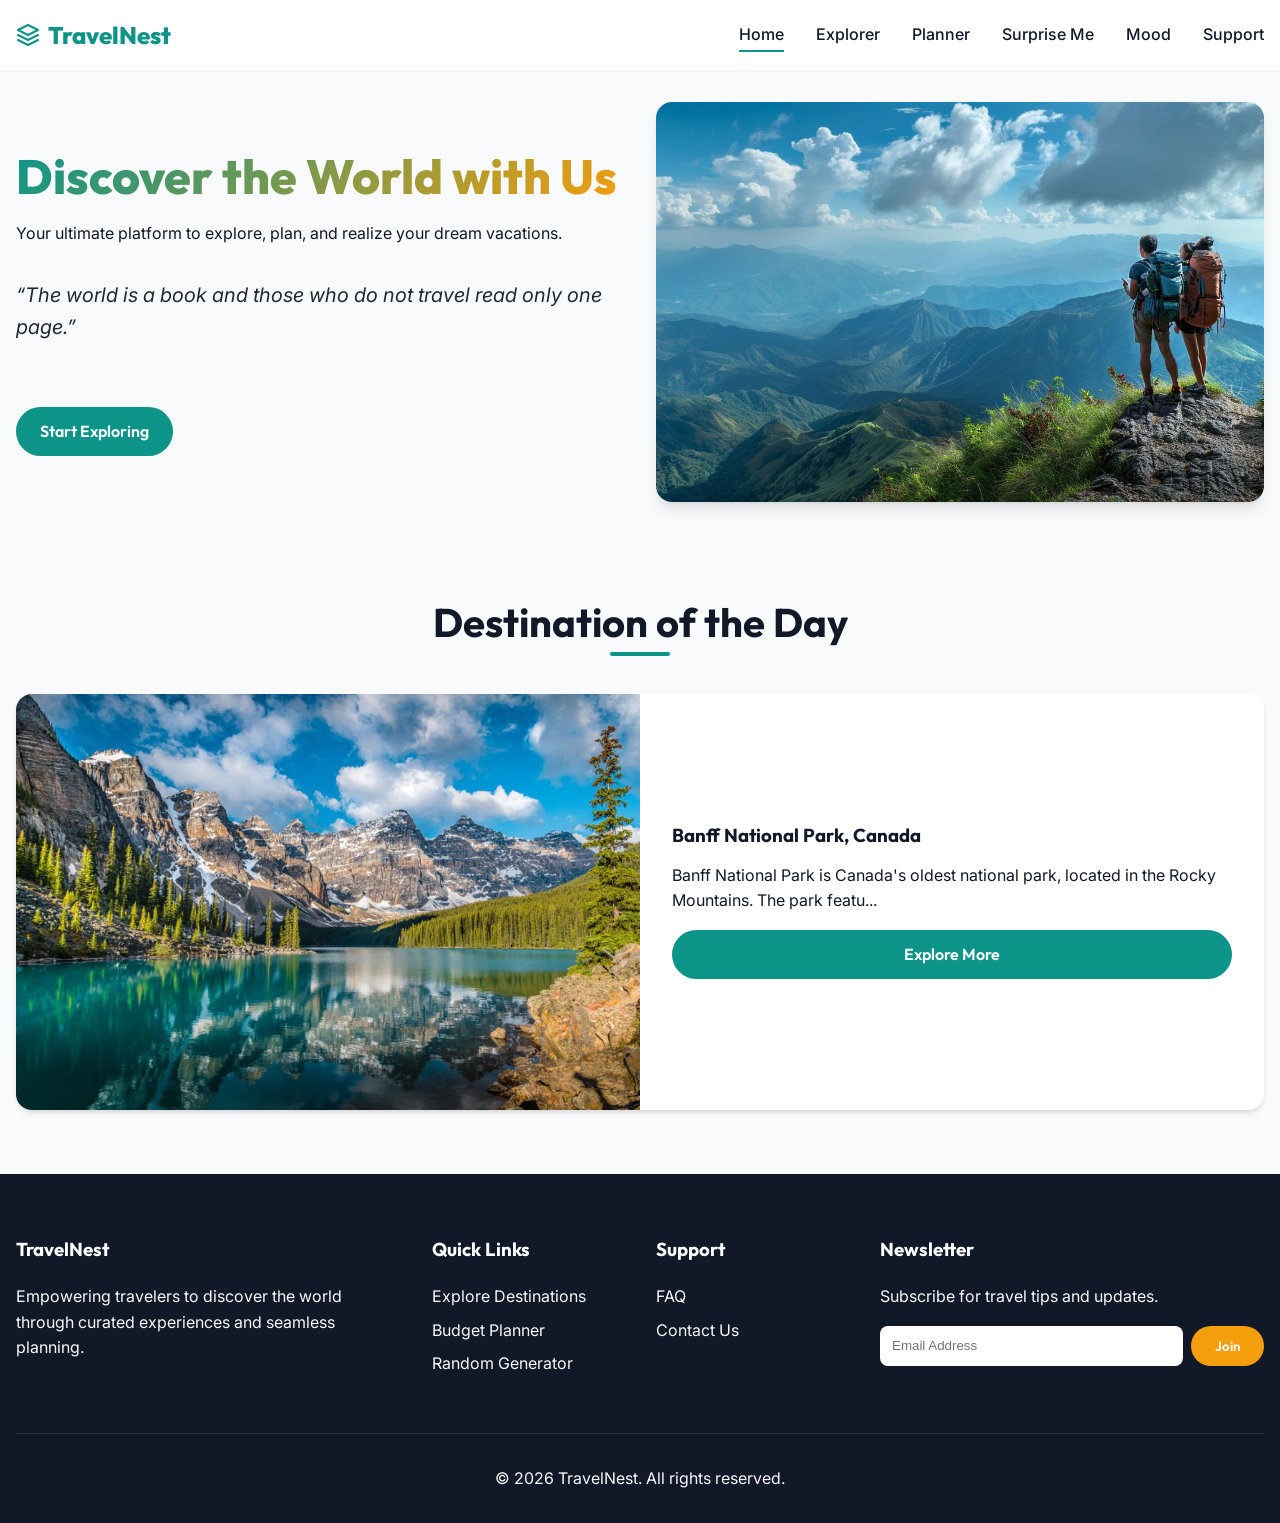
<file: index.html>
<!DOCTYPE html>
<html lang="en">
<head>
  <meta charset="UTF-8">
  <meta name="viewport" content="width=device-width, initial-scale=1.0">
  <title>TravelNest | Home</title>
  <meta name="description" content="Discover your next adventure with TravelNest. Explore destinations, plan trips, and manage travel ideas.">
  <link rel="stylesheet" href="assets/css/styles.css">
  <link rel="manifest" href="manifest.json">
</head>
<body>
  <!-- Navbar -->
  <nav class="navbar">
    <div class="nav-container">
      <a href="index.html" class="logo">
        <svg width="24" height="24" viewBox="0 0 24 24" fill="none" stroke="currentColor" stroke-width="2" stroke-linecap="round" stroke-linejoin="round"><path d="M12 2L2 7l10 5 10-5-10-5zM2 17l10 5 10-5M2 12l10 5 10-5"/></svg>
        TravelNest
      </a>
      <div class="nav-links">
        <a href="index.html" class="active">Home</a>
        <a href="explorer.html">Explorer</a>
        <a href="planner.html">Planner</a>
        <a href="generator.html">Surprise Me</a>
        <a href="mood.html">Mood</a>
        <a href="feedback.html">Support</a>
      </div>
      <div class="hamburger">
        <span></span>
        <span></span>
        <span></span>
      </div>
    </div>
  </nav>

  <!-- Mobile Menu -->
  <div class="mobile-menu">
    <a href="index.html">Home</a>
    <a href="explorer.html">Explorer</a>
    <a href="planner.html">Planner</a>
    <a href="generator.html">Surprise Me</a>
    <a href="mood.html">Mood</a>
    <a href="feedback.html">Support</a>
  </div>
  <div class="header-spacer"></div>

  <!-- Main Content -->
  <main>
    <section class="hero reveal active">
      <div class="hero-content">
        <h1 class="hero-title">Discover the World with Us</h1>
        <p>Your ultimate platform to explore, plan, and realize your dream vacations.</p>
        <div id="quote-container" class="hero-quote-container"></div>
        <a href="explorer.html" class="btn btn-primary" style="margin-top:1rem;">Start Exploring</a>
      </div>
      <div class="hero-image">
        <img src="assets/Image/Travel.jpg" alt="Beautiful landscape">
      </div>
    </section>

    <section class="section reveal">
      <h2 class="section-title">Destination of the Day</h2>
      <div id="dod-container" class="dod-card">
        <!-- Injected via JS -->
      </div>
    </section>
  </main>

  <!-- Footer -->
  <footer>
    <div class="footer-content">
      <div class="footer-col">
        <h3>TravelNest</h3>
        <p>Empowering travelers to discover the world through curated experiences and seamless planning.</p>
      </div>
      <div class="footer-col">
        <h3>Quick Links</h3>
        <ul class="footer-links">
          <li><a href="explorer.html">Explore Destinations</a></li>
          <li><a href="planner.html">Budget Planner</a></li>
          <li><a href="generator.html">Random Generator</a></li>
        </ul>
      </div>
      <div class="footer-col">
        <h3>Support</h3>
        <ul class="footer-links">
          <li><a href="feedback.html">FAQ</a></li>
          <li><a href="feedback.html#contact">Contact Us</a></li>
        </ul>
      </div>
      <div class="footer-col">
        <h3>Newsletter</h3>
        <p>Subscribe for travel tips and updates.</p>
        <form class="newsletter-form">
          <input type="email" placeholder="Email Address" required>
          <button type="submit" class="btn btn-secondary">Join</button>
        </form>
      </div>
    </div>
    <div class="footer-bottom">
      <p>&copy; 2026 TravelNest. All rights reserved.</p>
    </div>
  </footer>

  <script src="assets/js/script.js"></script>
</body>
</html>
</file>
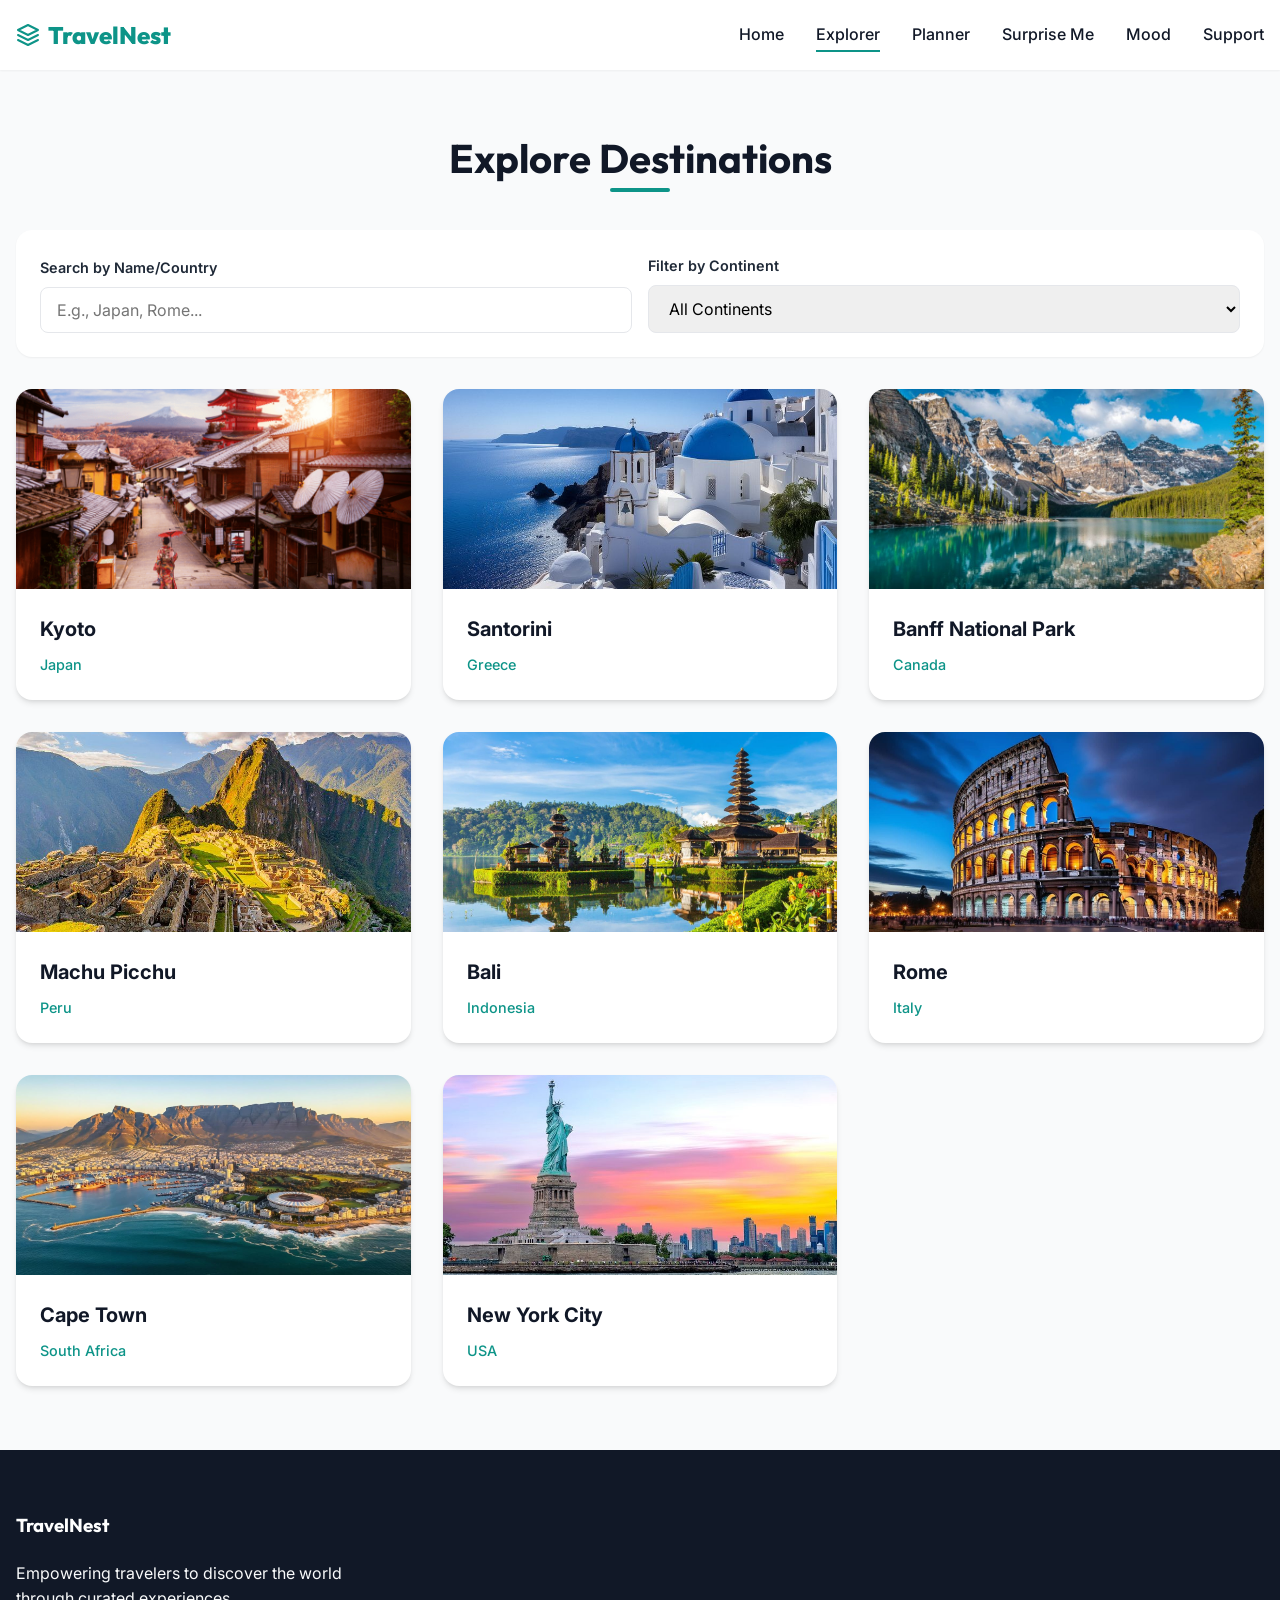
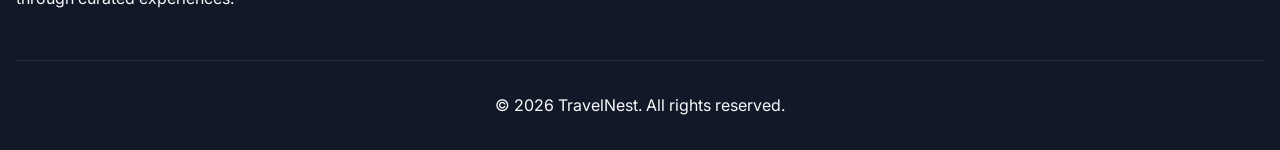
<file: explorer.html>
<!DOCTYPE html>
<html lang="en">
<head>
  <meta charset="UTF-8">
  <meta name="viewport" content="width=device-width, initial-scale=1.0">
  <title>TravelNest | Explorer</title>
  <meta name="description" content="Explore beautiful destinations, search and filter to find your perfect travel spot.">
  <link rel="stylesheet" href="assets/css/styles.css">
  <link rel="manifest" href="manifest.json">
</head>
<body>
  <!-- Navbar -->
  <nav class="navbar">
    <div class="nav-container">
      <a href="index.html" class="logo">
        <svg width="24" height="24" viewBox="0 0 24 24" fill="none" stroke="currentColor" stroke-width="2" stroke-linecap="round" stroke-linejoin="round"><path d="M12 2L2 7l10 5 10-5-10-5zM2 17l10 5 10-5M2 12l10 5 10-5"/></svg>
        TravelNest
      </a>
      <div class="nav-links">
        <a href="index.html">Home</a>
        <a href="explorer.html" class="active">Explorer</a>
        <a href="planner.html">Planner</a>
        <a href="generator.html">Surprise Me</a>
        <a href="mood.html">Mood</a>
        <a href="feedback.html">Support</a>
      </div>
      <div class="hamburger">
        <span></span>
        <span></span>
        <span></span>
      </div>
    </div>
  </nav>

  <div class="mobile-menu">
    <a href="index.html">Home</a>
    <a href="explorer.html">Explorer</a>
    <a href="planner.html">Planner</a>
    <a href="generator.html">Surprise Me</a>
    <a href="mood.html">Mood</a>
    <a href="feedback.html">Support</a>
  </div>
  <div class="header-spacer"></div>

  <main>
    <section class="section reveal active">
      <h1 class="section-title">Explore Destinations</h1>
      
      <div class="filters-bar">
        <div class="input-group">
          <label for="search-dest">Search by Name/Country</label>
          <input type="text" id="search-dest" class="input-field" placeholder="E.g., Japan, Rome...">
        </div>
        <div class="input-group">
          <label for="filter-continent">Filter by Continent</label>
          <select id="filter-continent" class="input-field">
            <option value="all">All Continents</option>
            <option value="Asia">Asia</option>
            <option value="Europe">Europe</option>
            <option value="North America">North America</option>
            <option value="South America">South America</option>
            <option value="Africa">Africa</option>
          </select>
        </div>
      </div>

      <div class="grid" id="explorer-grid">
        <!-- Rendered via JS -->
      </div>
    </section>

    <!-- Modal -->
    <div class="modal-overlay" id="dest-modal">
      <div class="modal-content">
        <div class="modal-close" id="modal-close">&times;</div>
        <div id="modal-content-body">
          <!-- Injected via JS -->
        </div>
      </div>
    </div>
  </main>

  <footer>
    <div class="footer-content">
      <div class="footer-col">
        <h3>TravelNest</h3>
        <p>Empowering travelers to discover the world through curated experiences.</p>
      </div>
    </div>
    <div class="footer-bottom">
      <p>&copy; 2026 TravelNest. All rights reserved.</p>
    </div>
  </footer>

  <script src="assets/js/script.js"></script>
</body>
</html>
</file>
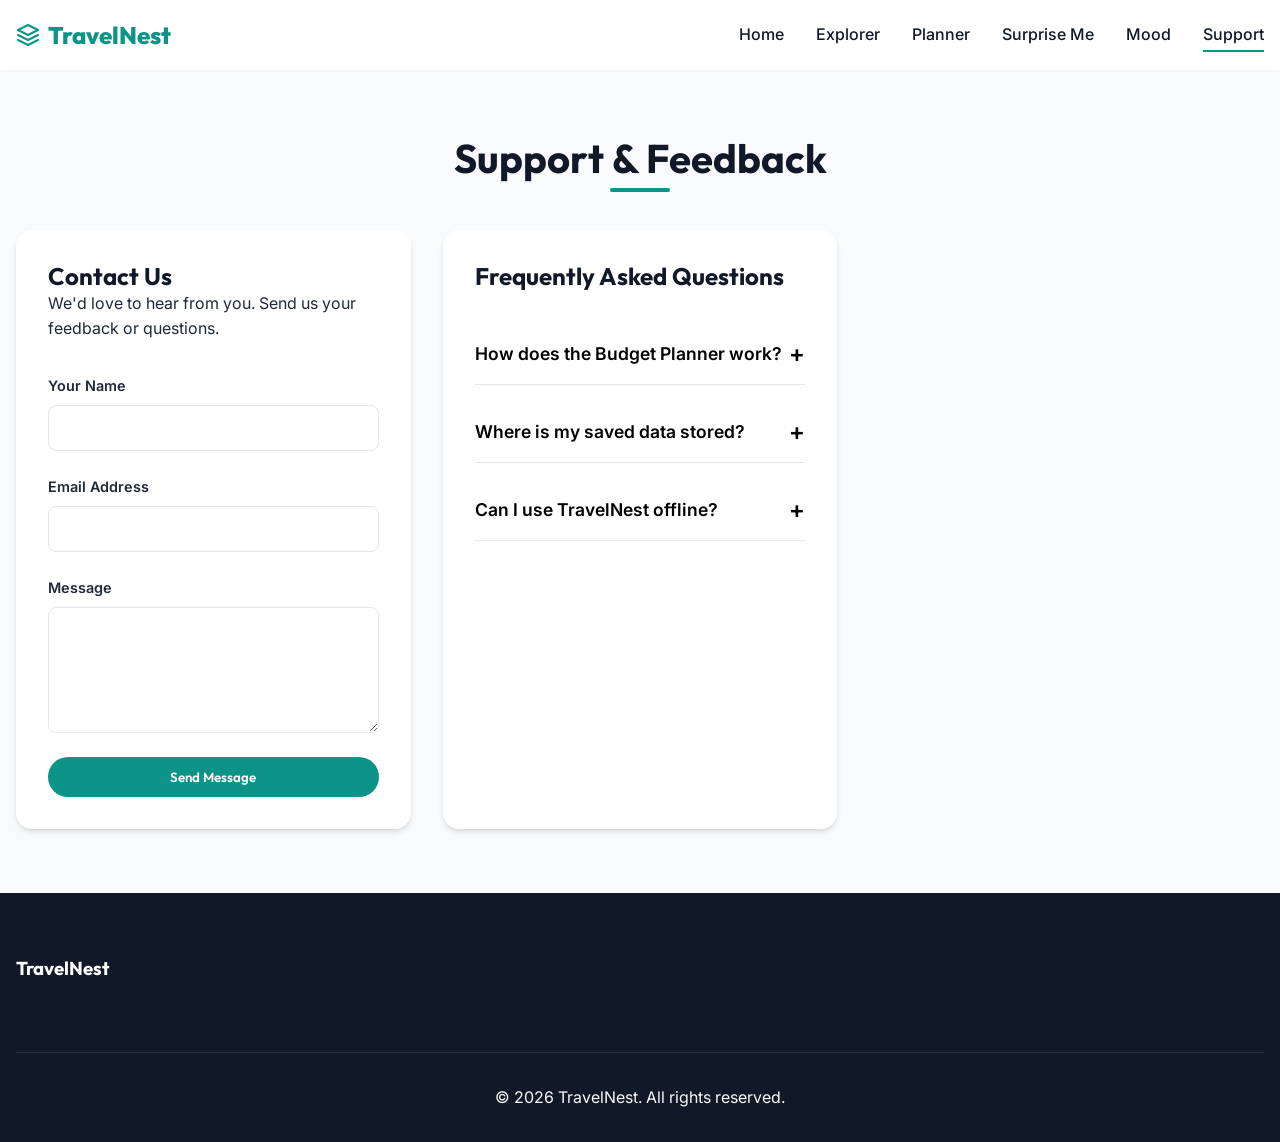
<file: feedback.html>
<!DOCTYPE html>
<html lang="en">
<head>
  <meta charset="UTF-8">
  <meta name="viewport" content="width=device-width, initial-scale=1.0">
  <title>TravelNest | Feedback & Support</title>
  <meta name="description" content="Contact TravelNest support or browse our FAQs.">
  <link rel="stylesheet" href="assets/css/styles.css">
  <link rel="manifest" href="manifest.json">
</head>
<body>
  <!-- Navbar -->
  <nav class="navbar">
    <div class="nav-container">
      <a href="index.html" class="logo">
        <svg width="24" height="24" viewBox="0 0 24 24" fill="none" stroke="currentColor" stroke-width="2" stroke-linecap="round" stroke-linejoin="round"><path d="M12 2L2 7l10 5 10-5-10-5zM2 17l10 5 10-5M2 12l10 5 10-5"/></svg>
        TravelNest
      </a>
      <div class="nav-links">
        <a href="index.html">Home</a>
        <a href="explorer.html">Explorer</a>
        <a href="planner.html">Planner</a>
        <a href="generator.html">Surprise Me</a>
        <a href="mood.html">Mood</a>
        <a href="feedback.html" class="active">Support</a>
      </div>
      <div class="hamburger">
        <span></span>
        <span></span>
        <span></span>
      </div>
    </div>
  </nav>

  <div class="mobile-menu">
    <a href="index.html">Home</a>
    <a href="explorer.html">Explorer</a>
    <a href="planner.html">Planner</a>
    <a href="generator.html">Surprise Me</a>
    <a href="mood.html">Mood</a>
    <a href="feedback.html">Support</a>
  </div>
  <div class="header-spacer"></div>

  <main>
    <section class="section reveal active">
      <h1 class="section-title">Support & Feedback</h1>
      
      <div class="grid">
        <div class="glass-panel" style="margin:0; max-width:100%;" id="contact">
          <h2>Contact Us</h2>
          <p style="margin-bottom: 2rem; color:var(--dark-light);">We'd love to hear from you. Send us your feedback or questions.</p>
          
          <div id="success-msg" style="display:none; background:var(--success); color:white; padding:1rem; border-radius:0.5rem; margin-bottom:1.5rem;">
            Message sent successfully!
          </div>

          <form id="feedback-form" style="display:flex; flex-direction:column; gap:1.5rem;">
            <div class="input-group">
              <label for="fb-name">Your Name</label>
              <input type="text" id="fb-name" class="input-field" required>
            </div>
            
            <div class="input-group">
              <label for="fb-email">Email Address</label>
              <input type="email" id="fb-email" class="input-field" required>
            </div>
            
            <div class="input-group">
              <label for="fb-msg">Message</label>
              <textarea id="fb-msg" class="input-field" rows="5" required></textarea>
            </div>
            
            <button type="submit" class="btn btn-primary">Send Message</button>
          </form>
        </div>

        <div class="glass-panel" style="margin:0; max-width:100%;">
          <h2>Frequently Asked Questions</h2>
          <div style="margin-top:2rem;">
            <div class="faq-item">
              <button class="faq-question">How does the Budget Planner work? <span style="font-size:1.5rem;">+</span></button>
              <div class="faq-answer">
                <p>The Budget Planner calculates the estimated daily cost for accommodation, food, and activities based on your selected destination and number of days. It then compares it with your budget to give you a personalized analysis.</p>
              </div>
            </div>
            
            <div class="faq-item">
              <button class="faq-question">Where is my saved data stored? <span style="font-size:1.5rem;">+</span></button>
              <div class="faq-answer">
                <p>All your wishlists, saved trips, and preferences are stored securely in your browser's Local Storage. We do not store your data on external servers, ensuring complete privacy.</p>
              </div>
            </div>
            
            <div class="faq-item">
              <button class="faq-question">Can I use TravelNest offline? <span style="font-size:1.5rem;">+</span></button>
              <div class="faq-answer">
                <p>Yes! TravelNest is built as a Progressive Web App (PWA). Once you've visited the site, you can install it on your device and access many features offline.</p>
              </div>
            </div>
          </div>
        </div>
      </div>
    </section>
  </main>

  <footer>
    <div class="footer-content">
      <div class="footer-col">
        <h3>TravelNest</h3>
      </div>
    </div>
    <div class="footer-bottom">
      <p>&copy; 2026 TravelNest. All rights reserved.</p>
    </div>
  </footer>

  <script src="assets/js/script.js"></script>
  <!-- Overriding the id to match JS query for form -->
  <script>
    document.getElementById("feedback-form").id = "contact-form";
  </script>
</body>
</html>
</file>
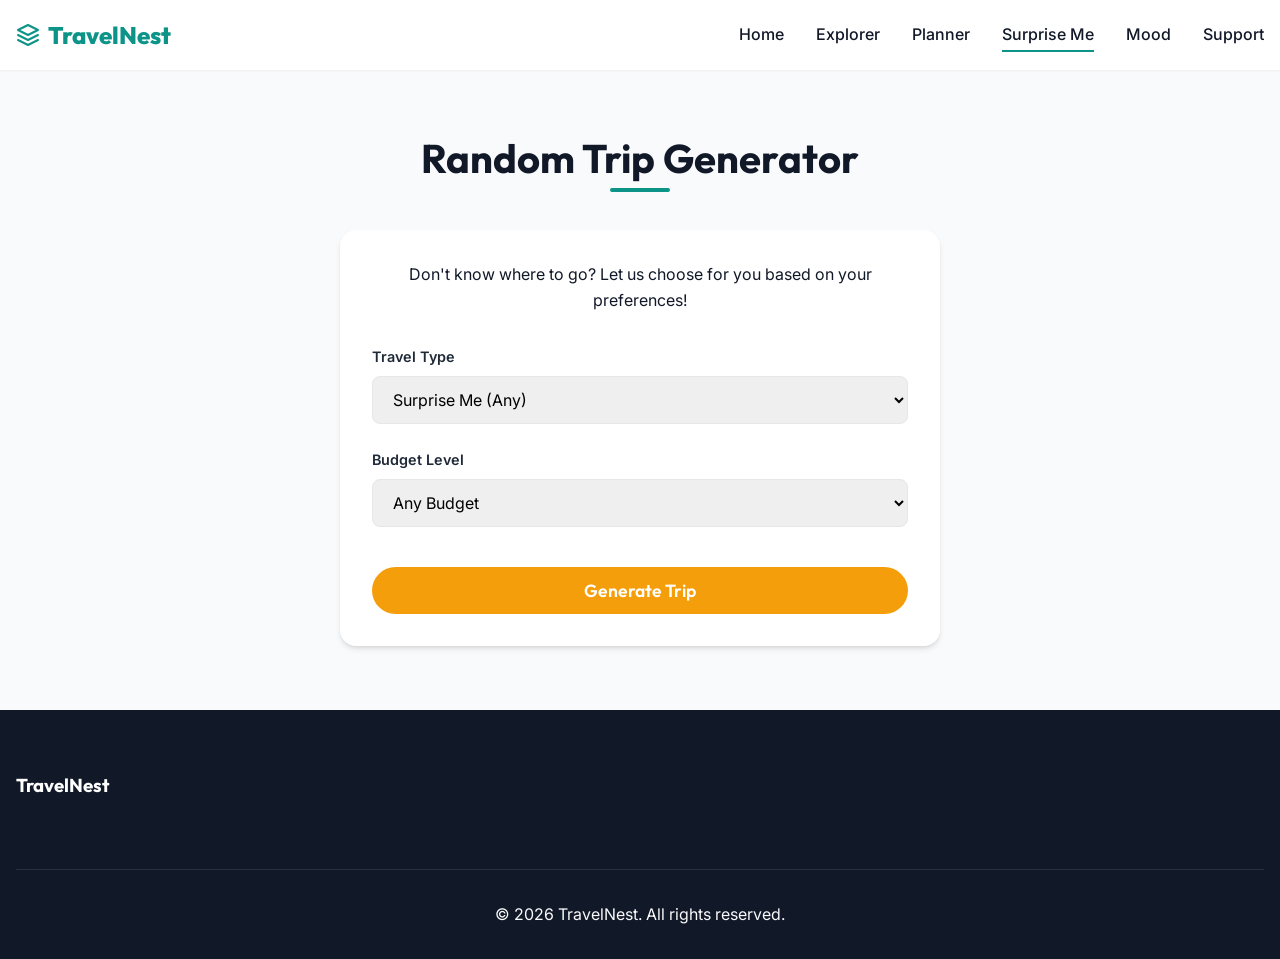
<file: generator.html>
<!DOCTYPE html>
<html lang="en">
<head>
  <meta charset="UTF-8">
  <meta name="viewport" content="width=device-width, initial-scale=1.0">
  <title>TravelNest | Surprise Me</title>
  <meta name="description" content="Generate a random trip based on your preferences.">
  <link rel="stylesheet" href="assets/css/styles.css">
  <link rel="manifest" href="manifest.json">
</head>
<body>
  <!-- Navbar -->
  <nav class="navbar">
    <div class="nav-container">
      <a href="index.html" class="logo">
        <svg width="24" height="24" viewBox="0 0 24 24" fill="none" stroke="currentColor" stroke-width="2" stroke-linecap="round" stroke-linejoin="round"><path d="M12 2L2 7l10 5 10-5-10-5zM2 17l10 5 10-5M2 12l10 5 10-5"/></svg>
        TravelNest
      </a>
      <div class="nav-links">
        <a href="index.html">Home</a>
        <a href="explorer.html">Explorer</a>
        <a href="planner.html">Planner</a>
        <a href="generator.html" class="active">Surprise Me</a>
        <a href="mood.html">Mood</a>
        <a href="feedback.html">Support</a>
      </div>
      <div class="hamburger">
        <span></span>
        <span></span>
        <span></span>
      </div>
    </div>
  </nav>

  <div class="mobile-menu">
    <a href="index.html">Home</a>
    <a href="explorer.html">Explorer</a>
    <a href="planner.html">Planner</a>
    <a href="generator.html">Surprise Me</a>
    <a href="mood.html">Mood</a>
    <a href="feedback.html">Support</a>
  </div>
  <div class="header-spacer"></div>

  <main>
    <section class="section reveal active">
      <h1 class="section-title">Random Trip Generator</h1>
      
      <div class="glass-panel">
        <p style="text-align:center; margin-bottom: 2rem;">Don't know where to go? Let us choose for you based on your preferences!</p>
        
        <form id="generator-form" style="display:flex; flex-direction:column; gap:1.5rem;">
          <div class="input-group">
            <label for="gen-type">Travel Type</label>
            <select id="gen-type" class="input-field">
              <option value="any">Surprise Me (Any)</option>
              <option value="adventure">Adventure</option>
              <option value="relaxation">Relaxation</option>
              <option value="cultural">Cultural</option>
              <option value="nature">Nature</option>
            </select>
          </div>
          
          <div class="input-group">
            <label for="gen-cost">Budget Level</label>
            <select id="gen-cost" class="input-field">
              <option value="any">Any Budget</option>
              <option value="low">Low (Backpacker)</option>
              <option value="medium">Medium (Standard)</option>
              <option value="high">High (Luxury)</option>
            </select>
          </div>
          
          <button type="submit" class="btn btn-secondary" style="margin-top:1rem; width:100%; font-size:1.1rem;">Generate Trip</button>
        </form>

        <div id="generator-result" class="result-box">
          <h2>Your Next Destination</h2>
          <div id="generated-dest" style="margin-top:1.5rem;"></div>
          <button type="button" class="btn btn-outline" style="margin-top:2rem;" onclick="document.getElementById('generator-form').dispatchEvent(new Event('submit'))">Surprise Me Again</button>
        </div>
      </div>
    </section>
  </main>

  <footer>
    <div class="footer-content">
      <div class="footer-col">
        <h3>TravelNest</h3>
      </div>
    </div>
    <div class="footer-bottom">
      <p>&copy; 2026 TravelNest. All rights reserved.</p>
    </div>
  </footer>

  <script src="assets/js/script.js"></script>
</body>
</html>
</file>
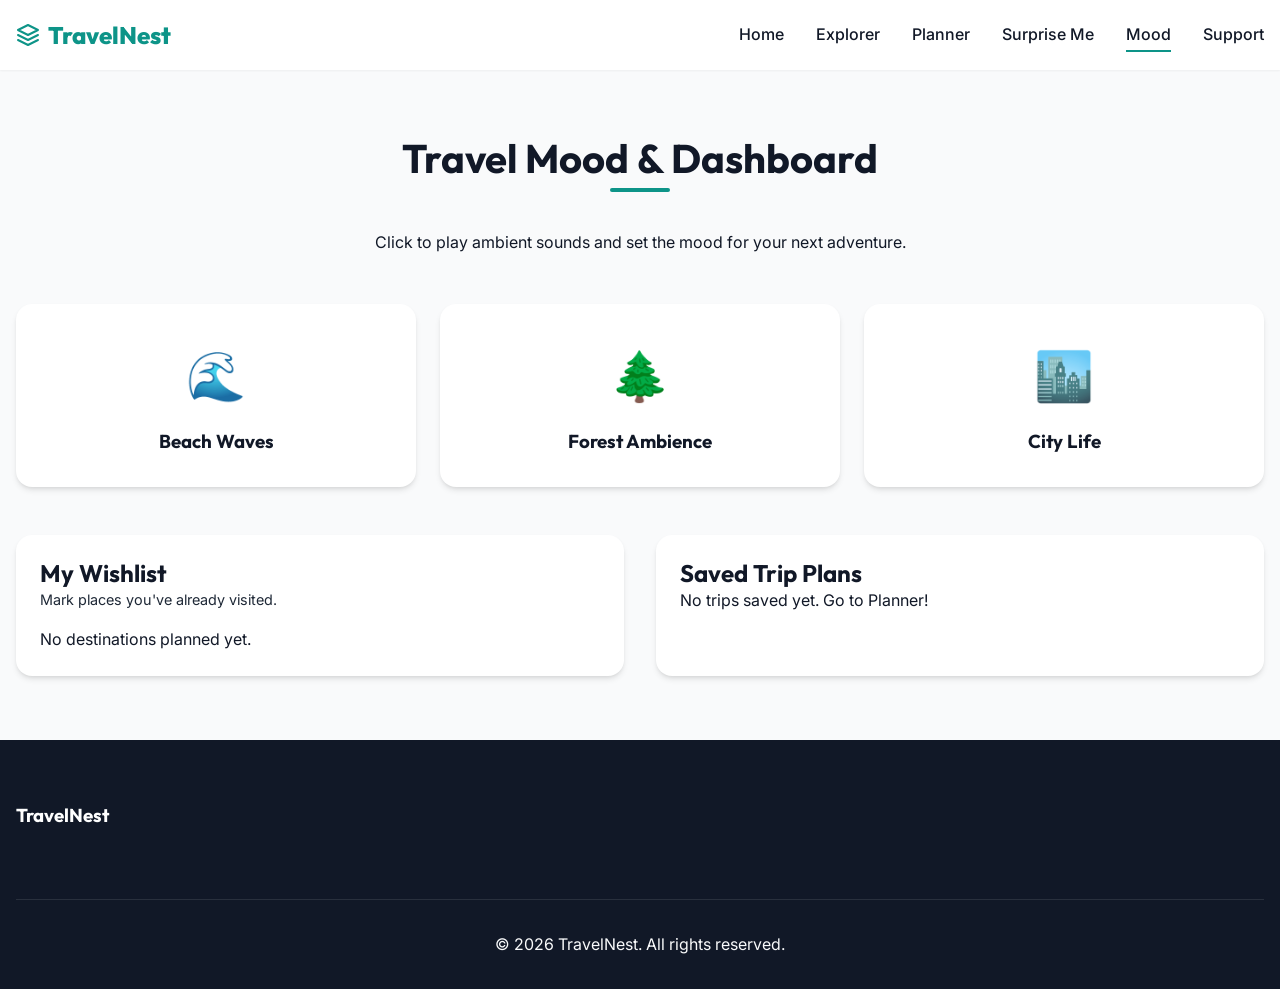
<file: mood.html>
<!DOCTYPE html>
<html lang="en">
<head>
  <meta charset="UTF-8">
  <meta name="viewport" content="width=device-width, initial-scale=1.0">
  <title>TravelNest | Travel Mood</title>
  <meta name="description" content="Set the mood for your next trip and manage your travel bucket list.">
  <link rel="stylesheet" href="assets/css/styles.css">
  <link rel="manifest" href="manifest.json">
</head>
<body>
  <!-- Navbar -->
  <nav class="navbar">
    <div class="nav-container">
      <a href="index.html" class="logo">
        <svg width="24" height="24" viewBox="0 0 24 24" fill="none" stroke="currentColor" stroke-width="2" stroke-linecap="round" stroke-linejoin="round"><path d="M12 2L2 7l10 5 10-5-10-5zM2 17l10 5 10-5M2 12l10 5 10-5"/></svg>
        TravelNest
      </a>
      <div class="nav-links">
        <a href="index.html">Home</a>
        <a href="explorer.html">Explorer</a>
        <a href="planner.html">Planner</a>
        <a href="generator.html">Surprise Me</a>
        <a href="mood.html" class="active">Mood</a>
        <a href="feedback.html">Support</a>
      </div>
      <div class="hamburger">
        <span></span>
        <span></span>
        <span></span>
      </div>
    </div>
  </nav>

  <div class="mobile-menu">
    <a href="index.html">Home</a>
    <a href="explorer.html">Explorer</a>
    <a href="planner.html">Planner</a>
    <a href="generator.html">Surprise Me</a>
    <a href="mood.html">Mood</a>
    <a href="feedback.html">Support</a>
  </div>
  <div class="header-spacer"></div>

  <main>
    <section class="section reveal active">
      <h1 class="section-title">Travel Mood & Dashboard</h1>
      
      <p style="text-align:center; margin-bottom:3rem;">Click to play ambient sounds and set the mood for your next adventure.</p>
      
      <div class="mood-grid" id="mood-grid">
        <div class="mood-card" data-sound="assets/audio/beach.mp3">
          <div class="mood-icon">🌊</div>
          <h3>Beach Waves</h3>
        </div>
        <div class="mood-card" data-sound="assets/audio/forest.mp3">
          <div class="mood-icon">🌲</div>
          <h3>Forest Ambience</h3>
        </div>
        <div class="mood-card" data-sound="assets/audio/city.mp3">
          <div class="mood-icon">🏙️</div>
          <h3>City Life</h3>
        </div>
      </div>

      <div class="list-container">
        <div class="list-box">
          <h2>My Wishlist</h2>
          <p style="font-size:0.9rem; color:var(--dark-light); margin-bottom:1rem;">Mark places you've already visited.</p>
          <div id="wishlist-container">
            <!-- Rendered via JS -->
          </div>
        </div>
        
        <div class="list-box">
          <h2>Saved Trip Plans</h2>
          <div id="saved-trips-container">
            <!-- Extra implementation for showing saved planner trips -->
            <script>
              document.addEventListener("DOMContentLoaded", () => {
                const container = document.getElementById("saved-trips-container");
                const trips = JSON.parse(localStorage.getItem("savedTrips")) || [];
                if(trips.length === 0) {
                  container.innerHTML = "<p>No trips saved yet. Go to Planner!</p>";
                } else {
                  trips.forEach(t => {
                    const div = document.createElement("div");
                    div.className = "list-item";
                    div.innerHTML = `<div><strong>${t.destName}</strong> (${t.days} days)</div><div>Budget: $${t.budget}</div>`;
                    container.appendChild(div);
                  });
                }
              });
            </script>
          </div>
        </div>
      </div>
    </section>
  </main>

  <footer>
    <div class="footer-content">
      <div class="footer-col">
        <h3>TravelNest</h3>
      </div>
    </div>
    <div class="footer-bottom">
      <p>&copy; 2026 TravelNest. All rights reserved.</p>
    </div>
  </footer>

  <script src="assets/js/script.js"></script>
</body>
</html>
</file>
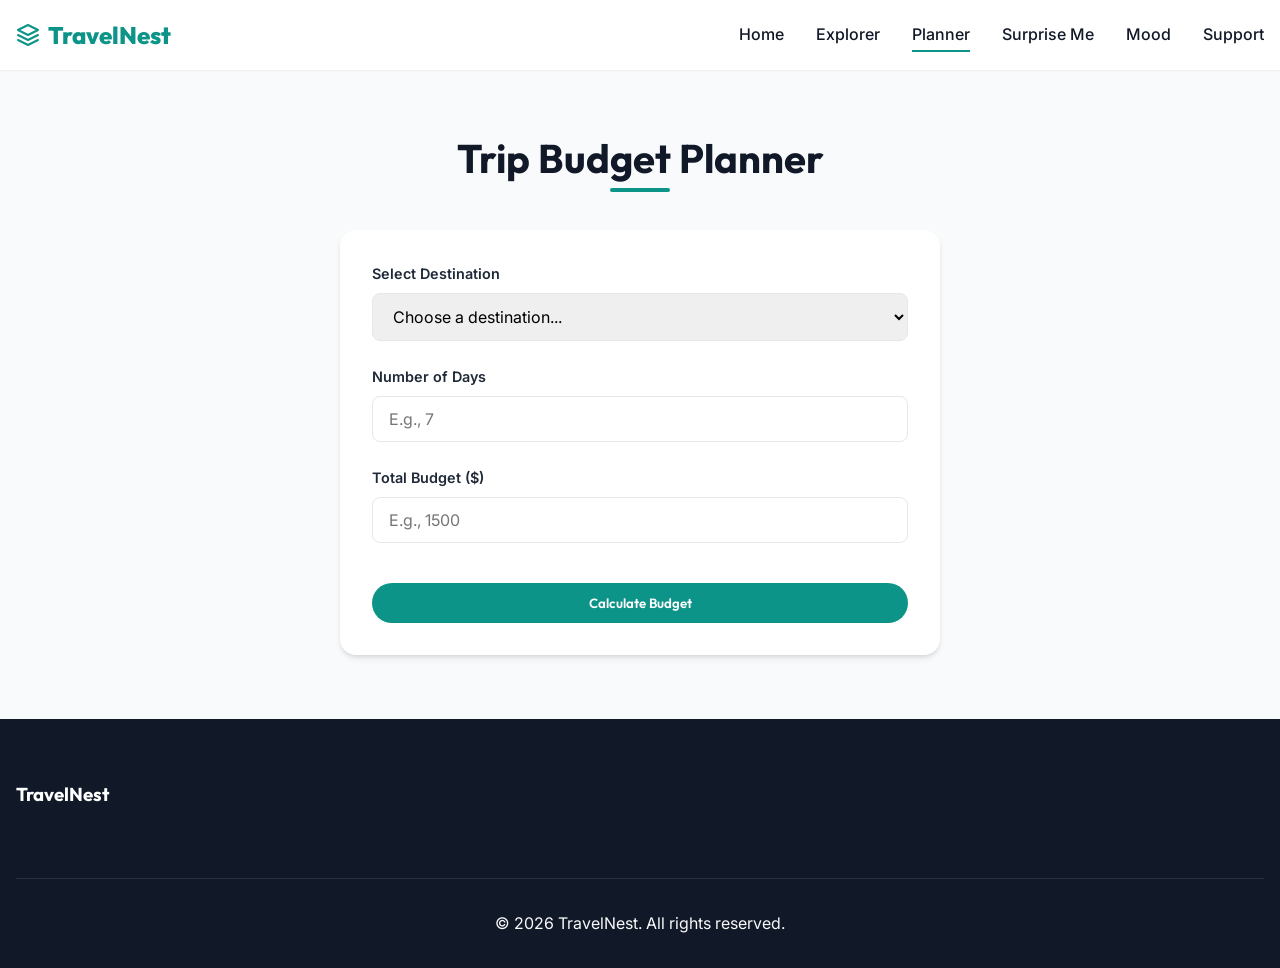
<file: planner.html>
<!DOCTYPE html>
<html lang="en">
<head>
  <meta charset="UTF-8">
  <meta name="viewport" content="width=device-width, initial-scale=1.0">
  <title>TravelNest | Trip Planner</title>
  <meta name="description" content="Plan your trip budget with our interactive budget calculator.">
  <link rel="stylesheet" href="assets/css/styles.css">
  <link rel="manifest" href="manifest.json">
</head>
<body>
  <!-- Navbar -->
  <nav class="navbar">
    <div class="nav-container">
      <a href="index.html" class="logo">
        <svg width="24" height="24" viewBox="0 0 24 24" fill="none" stroke="currentColor" stroke-width="2" stroke-linecap="round" stroke-linejoin="round"><path d="M12 2L2 7l10 5 10-5-10-5zM2 17l10 5 10-5M2 12l10 5 10-5"/></svg>
        TravelNest
      </a>
      <div class="nav-links">
        <a href="index.html">Home</a>
        <a href="explorer.html">Explorer</a>
        <a href="planner.html" class="active">Planner</a>
        <a href="generator.html">Surprise Me</a>
        <a href="mood.html">Mood</a>
        <a href="feedback.html">Support</a>
      </div>
      <div class="hamburger">
        <span></span>
        <span></span>
        <span></span>
      </div>
    </div>
  </nav>

  <div class="mobile-menu">
    <a href="index.html">Home</a>
    <a href="explorer.html">Explorer</a>
    <a href="planner.html">Planner</a>
    <a href="generator.html">Surprise Me</a>
    <a href="mood.html">Mood</a>
    <a href="feedback.html">Support</a>
  </div>
  <div class="header-spacer"></div>

  <main>
    <section class="section reveal active">
      <h1 class="section-title">Trip Budget Planner</h1>
      
      <div class="glass-panel">
        <form id="planner-form" style="display:flex; flex-direction:column; gap:1.5rem;">
          <div class="input-group">
            <label for="plan-dest">Select Destination</label>
            <select id="plan-dest" class="input-field" required>
              <option value="" disabled selected>Choose a destination...</option>
              <!-- Options injected via JS -->
            </select>
          </div>
          
          <div class="input-group">
            <label for="plan-days">Number of Days</label>
            <input type="number" id="plan-days" class="input-field" min="1" max="90" placeholder="E.g., 7" required>
          </div>
          
          <div class="input-group">
            <label for="plan-budget">Total Budget ($)</label>
            <input type="number" id="plan-budget" class="input-field" min="100" placeholder="E.g., 1500" required>
          </div>
          
          <button type="submit" class="btn btn-primary" style="margin-top:1rem; width:100%;">Calculate Budget</button>
        </form>

        <div id="planner-result" class="result-box">
          <h3 style="margin-bottom: 1rem;">Budget Analysis</h3>
          <p id="result-text" style="font-weight:600; margin-bottom:1rem;"></p>
          <div class="budget-meter">
            <div id="budget-fill" class="budget-fill"></div>
          </div>
          <button id="save-trip-btn" class="btn btn-outline" style="margin-top:1.5rem;">Save Trip Idea</button>
        </div>
      </div>
    </section>
  </main>

  <footer>
    <div class="footer-content">
      <div class="footer-col">
        <h3>TravelNest</h3>
      </div>
    </div>
    <div class="footer-bottom">
      <p>&copy; 2026 TravelNest. All rights reserved.</p>
    </div>
  </footer>

  <script src="assets/js/script.js"></script>
</body>
</html>
</file>
<file: assets/css/styles.css>
@import url('https://fonts.googleapis.com/css2?family=Inter:wght@300;400;500;600;700&family=Outfit:wght@400;600;700;800&display=swap');

:root {
  --primary: #0d9488;
  --primary-dark: #0f766e;
  --secondary: #f59e0b;
  --secondary-dark: #d97706;
  --dark: #111827;
  --dark-light: #1f2937;
  --light: #f9fafb;
  --light-gray: #e5e7eb;
  --white: #ffffff;
  --danger: #ef4444;
  --success: #10b981;
  
  --font-main: 'Inter', sans-serif;
  --font-heading: 'Outfit', sans-serif;
  
  --transition: all 0.3s cubic-bezier(0.4, 0, 0.2, 1);
  --shadow-sm: 0 1px 2px 0 rgb(0 0 0 / 0.05);
  --shadow: 0 4px 6px -1px rgb(0 0 0 / 0.1), 0 2px 4px -2px rgb(0 0 0 / 0.1);
  --shadow-lg: 0 10px 15px -3px rgb(0 0 0 / 0.1), 0 4px 6px -4px rgb(0 0 0 / 0.1);
}

* {
  margin: 0;
  padding: 0;
  box-sizing: border-box;
}

html {
  scroll-behavior: smooth;
  font-size: 16px;
}

body {
  font-family: var(--font-main);
  background-color: var(--light);
  color: var(--dark);
  line-height: 1.6;
  overflow-x: hidden;
}

h1, h2, h3, h4, h5, h6 {
  font-family: var(--font-heading);
  line-height: 1.2;
}

a {
  text-decoration: none;
  color: inherit;
  transition: var(--transition);
}

ul {
  list-style: none;
}

img {
  max-width: 100%;
  height: auto;
  display: block;
}

button {
  cursor: pointer;
  border: none;
  background: none;
  font-family: inherit;
  transition: var(--transition);
}

.btn {
  display: inline-flex;
  align-items: center;
  justify-content: center;
  padding: 0.75rem 1.5rem;
  border-radius: 9999px;
  font-weight: 600;
  font-family: var(--font-heading);
  transition: var(--transition);
}

.btn-primary {
  background-color: var(--primary);
  color: var(--white);
}

.btn-primary:hover {
  background-color: var(--primary-dark);
  transform: translateY(-2px);
  box-shadow: var(--shadow);
}

.btn-secondary {
  background-color: var(--secondary);
  color: var(--white);
}

.btn-secondary:hover {
  background-color: var(--secondary-dark);
  transform: translateY(-2px);
  box-shadow: var(--shadow);
}

.btn-outline {
  border: 2px solid var(--primary);
  color: var(--primary);
}

.btn-outline:hover {
  background-color: var(--primary);
  color: var(--white);
}

/* Animations */
.reveal {
  opacity: 0;
  transform: translateY(30px);
  transition: all 0.8s ease-out;
}

.reveal.active {
  opacity: 1;
  transform: translateY(0);
}

/* Navbar */
.navbar {
  position: fixed;
  top: 0;
  left: 0;
  width: 100%;
  background: rgba(255, 255, 255, 0.95);
  backdrop-filter: blur(10px);
  z-index: 1000;
  box-shadow: var(--shadow-sm);
  transition: var(--transition);
}

.navbar.scrolled {
  box-shadow: var(--shadow);
}

.nav-container {
  max-width: 1280px;
  margin: 0 auto;
  padding: 1rem;
  display: flex;
  justify-content: space-between;
  align-items: center;
}

.logo {
  font-family: var(--font-heading);
  font-size: 1.5rem;
  font-weight: 800;
  color: var(--primary);
  display: flex;
  align-items: center;
  gap: 0.5rem;
}

.nav-links {
  display: none;
}

.hamburger {
  display: block;
  width: 30px;
  height: 20px;
  position: relative;
  cursor: pointer;
  z-index: 1001;
}

.hamburger span {
  display: block;
  position: absolute;
  height: 3px;
  width: 100%;
  background: var(--dark);
  border-radius: 3px;
  opacity: 1;
  left: 0;
  transform: rotate(0deg);
  transition: .25s ease-in-out;
}

.hamburger span:nth-child(1) { top: 0px; }
.hamburger span:nth-child(2) { top: 8px; }
.hamburger span:nth-child(3) { top: 16px; }

.hamburger.open span:nth-child(1) {
  top: 8px;
  transform: rotate(135deg);
}

.hamburger.open span:nth-child(2) {
  opacity: 0;
  left: -20px;
}

.hamburger.open span:nth-child(3) {
  top: 8px;
  transform: rotate(-135deg);
}

.mobile-menu {
  position: fixed;
  top: 0;
  right: -100%;
  width: 80%;
  height: 100vh;
  background-color: var(--white);
  box-shadow: var(--shadow-lg);
  display: flex;
  flex-direction: column;
  padding: 5rem 2rem;
  transition: 0.4s ease-in-out;
  z-index: 999;
}

.mobile-menu.active {
  right: 0;
}

.mobile-menu a {
  font-size: 1.25rem;
  font-weight: 600;
  padding: 1rem 0;
  border-bottom: 1px solid var(--light-gray);
}

.mobile-menu a:hover {
  color: var(--primary);
}

/* Header Spacer */
.header-spacer {
  height: 70px;
}

/* Page Layout Wrappers */
main {
  min-height: calc(100vh - 70px - 300px);
}

/* Section */
.section {
  padding: 4rem 1rem;
  max-width: 1280px;
  margin: 0 auto;
}

.section-title {
  text-align: center;
  font-size: 2.5rem;
  margin-bottom: 3rem;
  color: var(--dark);
  position: relative;
}

.section-title::after {
  content: '';
  position: absolute;
  bottom: -10px;
  left: 50%;
  transform: translateX(-50%);
  width: 60px;
  height: 4px;
  background-color: var(--primary);
  border-radius: 2px;
}

/* Hero Section */
.hero {
  display: grid;
  grid-template-columns: 1fr;
  gap: 2rem;
  padding: 2rem 1rem;
  max-width: 1280px;
  margin: 0 auto;
  align-items: center;
}

.hero-content {
  text-align: center;
}

.hero-title {
  font-size: 3rem;
  font-weight: 800;
  margin-bottom: 1rem;
  background: linear-gradient(135deg, var(--primary), var(--secondary));
  -webkit-background-clip: text;
  -webkit-text-fill-color: transparent;
}

.hero-quote-container {
  min-height: 80px;
  margin: 2rem 0;
  font-size: 1.25rem;
  font-style: italic;
  color: var(--dark-light);
  position: relative;
}

.quote {
  position: absolute;
  top: 0;
  left: 0;
  width: 100%;
  opacity: 0;
  transition: opacity 1s ease-in-out;
}

.quote.active {
  opacity: 1;
}

.hero-image {
  border-radius: 1rem;
  overflow: hidden;
  box-shadow: var(--shadow-lg);
  position: relative;
}

.hero-image img {
  width: 100%;
  height: 400px;
  object-fit: cover;
  transition: transform 10s ease;
}

.hero-image:hover img {
  transform: scale(1.05);
}

/* Destination of the Day */
.dod-card {
  background: var(--white);
  border-radius: 1rem;
  overflow: hidden;
  box-shadow: var(--shadow);
  display: flex;
  flex-direction: column;
}

.dod-img {
  height: 250px;
  width: 100%;
  object-fit: cover;
}

.dod-content {
  padding: 2rem;
}

/* Cards Grid */
.grid {
  display: grid;
  grid-template-columns: 1fr;
  gap: 2rem;
}

/* Destination Card */
.dest-card {
  background: var(--white);
  border-radius: 1rem;
  overflow: hidden;
  box-shadow: var(--shadow);
  transition: var(--transition);
  cursor: pointer;
  position: relative;
}

.dest-card:hover {
  transform: translateY(-10px);
  box-shadow: var(--shadow-lg);
}

.dest-img {
  height: 200px;
  width: 100%;
  object-fit: cover;
}

.dest-info {
  padding: 1.5rem;
}

.dest-name {
  font-size: 1.25rem;
  font-weight: 700;
  margin-bottom: 0.5rem;
}

.dest-country {
  color: var(--primary);
  font-weight: 500;
  font-size: 0.9rem;
}

/* Filters & Search */
.filters-bar {
  display: flex;
  flex-direction: column;
  gap: 1rem;
  margin-bottom: 2rem;
  background: var(--white);
  padding: 1.5rem;
  border-radius: 1rem;
  box-shadow: var(--shadow-sm);
}

.input-group {
  display: flex;
  flex-direction: column;
  gap: 0.5rem;
}

.input-group label {
  font-weight: 600;
  font-size: 0.9rem;
  color: var(--dark-light);
}

.input-field {
  padding: 0.75rem 1rem;
  border: 1px solid var(--light-gray);
  border-radius: 0.5rem;
  font-family: inherit;
  font-size: 1rem;
  transition: var(--transition);
}

.input-field:focus {
  outline: none;
  border-color: var(--primary);
  box-shadow: 0 0 0 3px rgba(13, 148, 136, 0.2);
}

/* Modal */
.modal-overlay {
  position: fixed;
  top: 0;
  left: 0;
  width: 100%;
  height: 100%;
  background: rgba(0, 0, 0, 0.5);
  backdrop-filter: blur(4px);
  display: flex;
  justify-content: center;
  align-items: center;
  z-index: 2000;
  opacity: 0;
  pointer-events: none;
  transition: var(--transition);
}

.modal-overlay.active {
  opacity: 1;
  pointer-events: auto;
}

.modal-content {
  background: var(--white);
  width: 90%;
  max-width: 800px;
  max-height: 90vh;
  border-radius: 1rem;
  overflow-y: auto;
  position: relative;
  transform: translateY(20px);
  transition: var(--transition);
  padding: 0;
}

.modal-overlay.active .modal-content {
  transform: translateY(0);
}

.modal-close {
  position: absolute;
  top: 1rem;
  right: 1rem;
  background: var(--white);
  color: var(--dark);
  width: 40px;
  height: 40px;
  border-radius: 50%;
  display: flex;
  justify-content: center;
  align-items: center;
  font-size: 1.5rem;
  cursor: pointer;
  box-shadow: var(--shadow);
  z-index: 10;
}

.modal-header img {
  width: 100%;
  height: 300px;
  object-fit: cover;
}

.modal-body {
  padding: 2rem;
}

.modal-title {
  font-size: 2rem;
  margin-bottom: 0.5rem;
}

.cost-table {
  width: 100%;
  border-collapse: collapse;
  margin-top: 1rem;
}

.cost-table th, .cost-table td {
  padding: 0.75rem;
  text-align: left;
  border-bottom: 1px solid var(--light-gray);
}

.cost-table th {
  background: var(--light);
}

/* Generator & Planner Forms */
.glass-panel {
  background: var(--white);
  padding: 2rem;
  border-radius: 1rem;
  box-shadow: var(--shadow);
  max-width: 600px;
  margin: 0 auto;
}

.result-box {
  margin-top: 2rem;
  padding: 2rem;
  background: var(--light);
  border-radius: 1rem;
  text-align: center;
  display: none;
}

.result-box.active {
  display: block;
  animation: fadeIn 0.5s ease;
}

@keyframes fadeIn {
  from { opacity: 0; transform: translateY(10px); }
  to { opacity: 1; transform: translateY(0); }
}

/* Planner Progress Bar */
.budget-meter {
  height: 20px;
  background: var(--light-gray);
  border-radius: 10px;
  overflow: hidden;
  margin: 1rem 0;
}

.budget-fill {
  height: 100%;
  background: var(--primary);
  width: 0%;
  transition: width 1s ease-in-out, background-color 0.3s;
}

/* Mood Page */
.mood-grid {
  display: grid;
  grid-template-columns: 1fr;
  gap: 1.5rem;
}

.mood-card {
  background: var(--white);
  border-radius: 1rem;
  padding: 2rem;
  text-align: center;
  box-shadow: var(--shadow);
  cursor: pointer;
  transition: var(--transition);
  border: 2px solid transparent;
}

.mood-card:hover, .mood-card.playing {
  border-color: var(--primary);
  transform: translateY(-5px);
}

.mood-icon {
  font-size: 3rem;
  margin-bottom: 1rem;
}

.list-container {
  display: grid;
  grid-template-columns: 1fr;
  gap: 2rem;
  margin-top: 3rem;
}

.list-box {
  background: var(--white);
  padding: 1.5rem;
  border-radius: 1rem;
  box-shadow: var(--shadow);
}

.list-item {
  display: flex;
  justify-content: space-between;
  align-items: center;
  padding: 1rem 0;
  border-bottom: 1px solid var(--light-gray);
}

/* Feedback & FAQ */
.faq-item {
  border-bottom: 1px solid var(--light-gray);
  margin-bottom: 1rem;
}

.faq-question {
  width: 100%;
  text-align: left;
  padding: 1rem 0;
  font-weight: 600;
  font-size: 1.1rem;
  display: flex;
  justify-content: space-between;
  align-items: center;
}

.faq-answer {
  max-height: 0;
  overflow: hidden;
  transition: max-height 0.3s ease-out;
  color: var(--dark-light);
}

.faq-item.active .faq-answer {
  max-height: 200px;
  padding-bottom: 1rem;
}

/* Footer */
footer {
  background: var(--dark);
  color: var(--light);
  padding: 4rem 1rem 2rem;
}

.footer-content {
  max-width: 1280px;
  margin: 0 auto;
  display: grid;
  grid-template-columns: 1fr;
  gap: 2rem;
}

.footer-col h3 {
  color: var(--white);
  margin-bottom: 1.5rem;
}

.footer-links li {
  margin-bottom: 0.5rem;
}

.footer-links a:hover {
  color: var(--primary);
}

.newsletter-form {
  display: flex;
  gap: 0.5rem;
  margin-top: 1rem;
}

.newsletter-form input {
  flex: 1;
  padding: 0.75rem;
  border: none;
  border-radius: 0.5rem;
}

.footer-bottom {
  text-align: center;
  margin-top: 3rem;
  padding-top: 2rem;
  border-top: 1px solid rgba(255,255,255,0.1);
  color: var(--gray-400);
}

/* Media Queries */
@media (min-width: 768px) {
  .hero {
    grid-template-columns: 1fr 1fr;
    text-align: left;
  }
  
  .hero-content {
    text-align: left;
  }
  
  .hero-quote-container {
    text-align: left;
  }
  
  .grid, .list-container, .footer-content {
    grid-template-columns: repeat(2, 1fr);
  }
  
  .dod-card {
    flex-direction: row;
  }
  
  .dod-img {
    width: 50%;
    height: auto;
  }
  
  .dod-content {
    width: 50%;
    display: flex;
    flex-direction: column;
    justify-content: center;
  }

  .filters-bar {
    flex-direction: row;
    align-items: flex-end;
  }
  
  .input-group {
    flex: 1;
  }
  
  .mood-grid {
    grid-template-columns: repeat(3, 1fr);
  }
}

@media (min-width: 1024px) {
  .hamburger {
    display: none;
  }
  
  .nav-links {
    display: flex;
    gap: 2rem;
  }
  
  .nav-links a {
    font-weight: 500;
    color: var(--dark);
    position: relative;
  }
  
  .nav-links a::after {
    content: '';
    position: absolute;
    width: 0;
    height: 2px;
    bottom: -4px;
    left: 0;
    background-color: var(--primary);
    transition: width 0.3s ease;
  }
  
  .nav-links a:hover::after, .nav-links a.active::after {
    width: 100%;
  }
  
  .grid {
    grid-template-columns: repeat(3, 1fr);
  }
  
  .footer-content {
    grid-template-columns: 2fr 1fr 1fr 2fr;
  }
}
</file>
